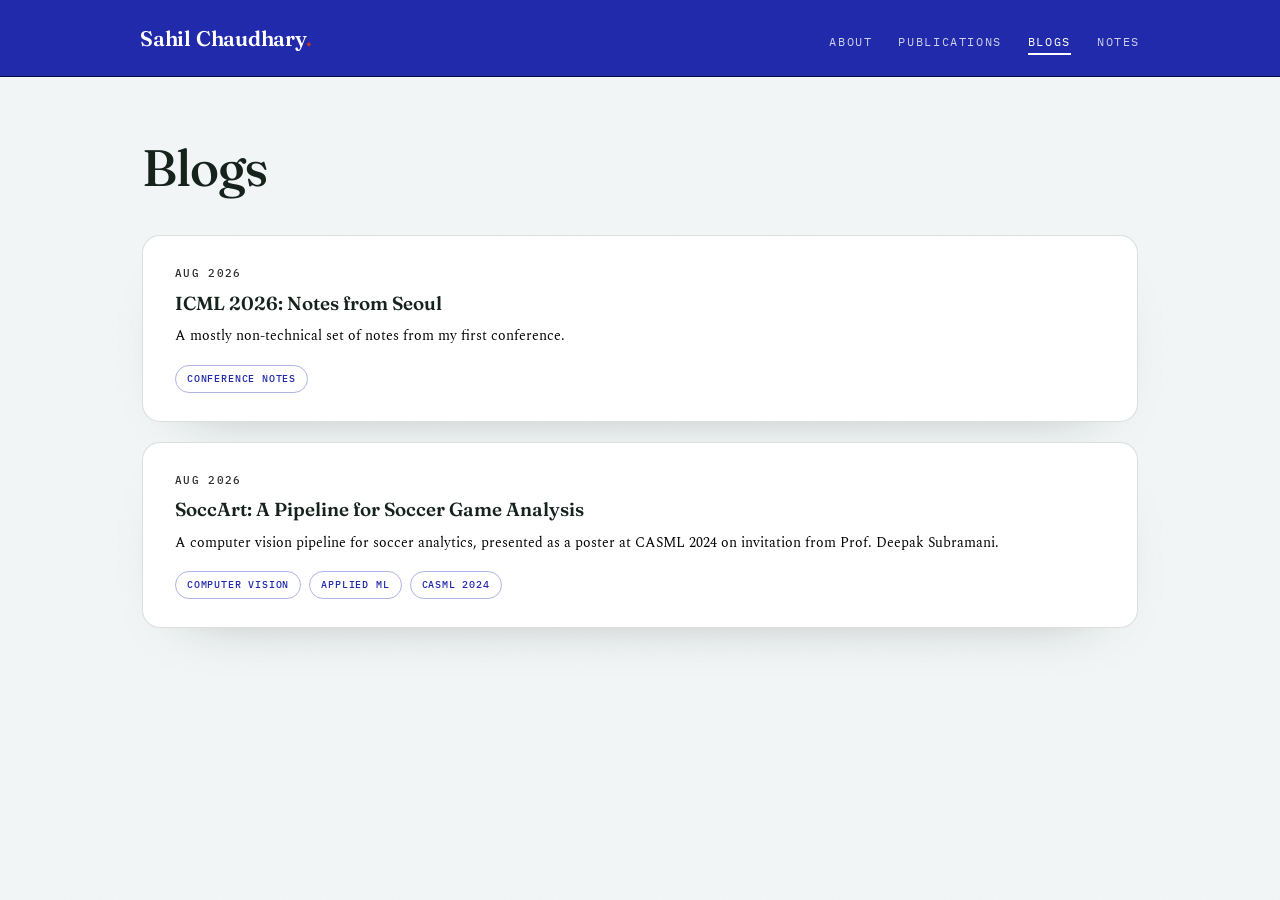
<file: blogs.html>
<!DOCTYPE html>
<html lang="en">
<head>
  <meta charset="UTF-8" />
  <meta name="viewport" content="width=device-width, initial-scale=1.0" />
  <title>Blogs · Sahil Chaudhary</title>
  <link rel="preconnect" href="https://fonts.googleapis.com">
  <link rel="preconnect" href="https://fonts.gstatic.com" crossorigin>
  <link href="https://fonts.googleapis.com/css2?family=Fraunces:opsz,wght@9..144,400;9..144,500;9..144,600&family=Spectral:ital,wght@0,400;0,500;1,400&family=IBM+Plex+Mono:wght@400;500;600&display=swap" rel="stylesheet">
  <link rel="stylesheet" href="style.css" />
</head>
<body>
  <div class="grain-layer" aria-hidden="true"></div>

  <div class="page">
    <header class="nav">
      <div class="wrap nav-inner">
        <a class="brand" href="index.html">Sahil Chaudhary<span class="dot">.</span></a>
        <nav class="menu" aria-label="Primary">
          <a href="index.html">About</a>
          <a href="publications.html">Publications</a>
          <a href="blogs.html" aria-current="page">Blogs</a>
          <a href="notes.html">Notes</a>
        </nav>
      </div>
    </header>

    <main class="wrap">
      <div class="page-head">
        <h1>Blogs</h1>
      </div>

      <section class="section-block">
        <div class="blog-grid">

          <!-- ── ADD NEW BLOG POSTS BELOW THIS LINE ── -->
          <!-- Each post is a separate HTML file in the /blogs/ folder.        -->
          <!-- Copy one <a class="blog-card"> block, update the href and text. -->

          <!-- EXAMPLE POST — delete or replace this -->

          <!-- <a href="blogs/density_functions.html" class="blog-card reveal">
            <p class="blog-date">June 2026</p>
            <p class="blog-title">Neural Control Density Functions</p>
            <p class="blog-excerpt">
              An overview of our ICML 2026 paper on blending neural control density functions for stabilization and safety.
            </p>
            <div class="blog-tags">
              <span class="tag-pill">Control Theory</span>
              <span class="tag-pill">ML</span>
              <span class="tag-pill">ICML 2026</span>
            </div>
          </a> -->
<!-- 
          <a href="blogs/example-post.html" class="blog-card reveal">
            <p class="blog-date">Aug 2026</p>
            <p class="blog-title">Control Lyapunov Functions and Barrier Functions</p>
            <p class="blog-excerpt">
              An informal idea on Control Lyapunov function and Barrier Functions.
            </p>
            <div class="blog-tags">
              <span class="tag-pill">Control Theory</span>
              <span class="tag-pill">Safety</span>
            </div>
          </a> -->

          <a href="blogs/ICML_2026_Korea.html" class="blog-card reveal">
            <p class="blog-date">Aug 2026</p>
            <p class="blog-title">ICML 2026: Notes from Seoul</p>
            <p class="blog-excerpt">
              A mostly non-technical set of notes from my first conference.
            </p>
            <div class="blog-tags">
              <span class="tag-pill">Conference Notes</span>
            </div>
          </a>

          <a href="blogs/soccart.html" class="blog-card reveal">
            <p class="blog-date">Aug 2026</p>
            <p class="blog-title">SoccArt: A Pipeline for Soccer Game Analysis</p>
            <p class="blog-excerpt">
              A computer vision pipeline for soccer analytics, presented as a poster at CASML 2024 on invitation
              from Prof. Deepak Subramani.
            </p>
            <div class="blog-tags">
              <span class="tag-pill">Computer Vision</span>
              <span class="tag-pill">Applied ML</span>
              <span class="tag-pill">CASML 2024</span>
            </div>
          </a>

          <!-- ── END BLOG POSTS ── -->

        </div>
      </section>
    </main>
  </div>

  <script src="script.js"></script>
</body>
</html>
</file>
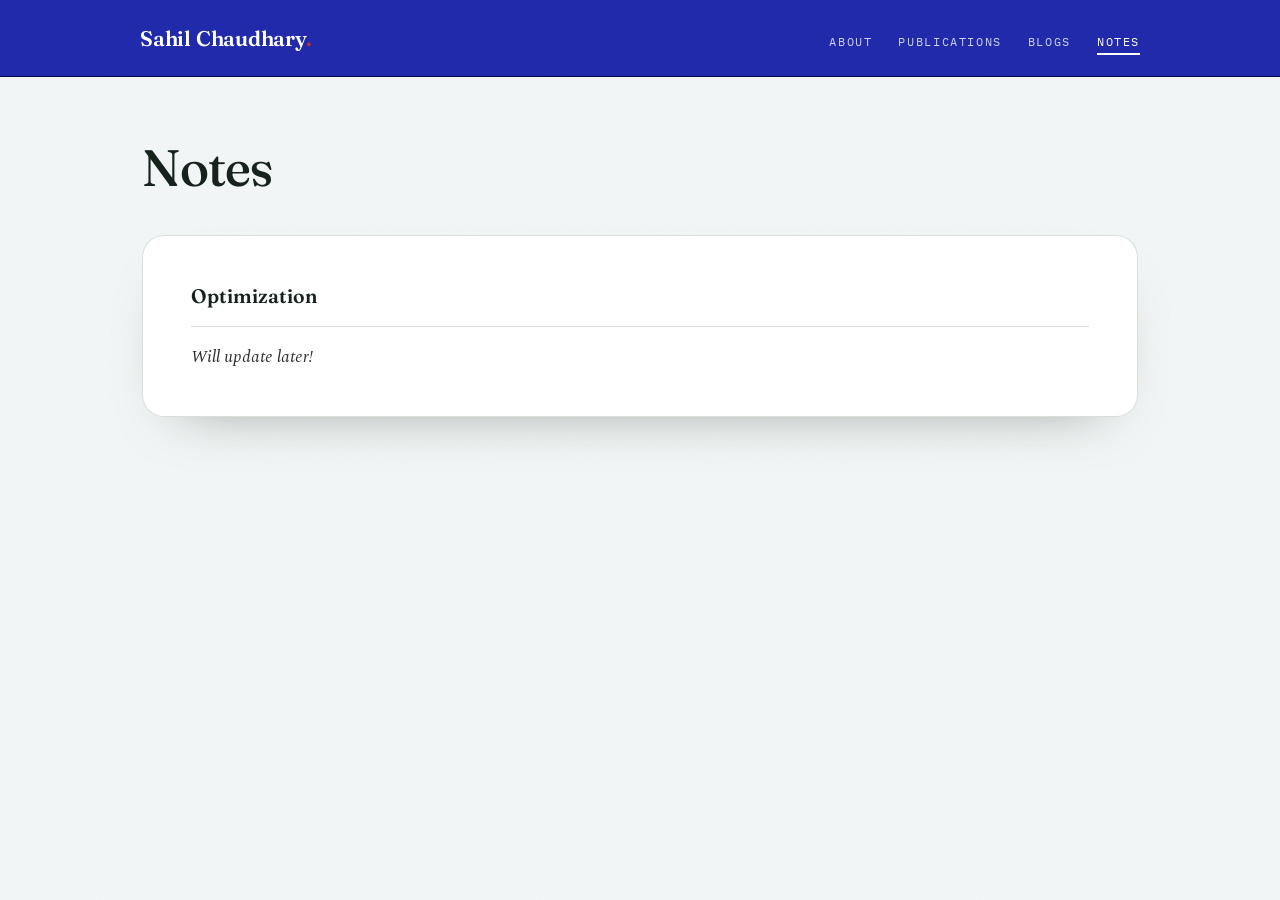
<file: notes.html>
<!DOCTYPE html>
<html lang="en">
<head>
  <meta charset="UTF-8" />
  <meta name="viewport" content="width=device-width, initial-scale=1.0" />
  <title>Notes · Sahil Chaudhary</title>
  <link rel="preconnect" href="https://fonts.googleapis.com">
  <link rel="preconnect" href="https://fonts.gstatic.com" crossorigin>
  <link href="https://fonts.googleapis.com/css2?family=Fraunces:opsz,wght@9..144,400;9..144,500;9..144,600&family=Spectral:ital,wght@0,400;0,500;1,400&family=IBM+Plex+Mono:wght@400;500;600&display=swap" rel="stylesheet">
  <link rel="stylesheet" href="style.css" />
</head>
<body>
  <div class="grain-layer" aria-hidden="true"></div>

  <div class="page">
    <header class="nav">
      <div class="wrap nav-inner">
        <a class="brand" href="index.html">Sahil Chaudhary<span class="dot">.</span></a>
        <nav class="menu" aria-label="Primary">
          <a href="index.html">About</a>
          <a href="publications.html">Publications</a>
          <a href="blogs.html">Blogs</a>
          <a href="notes.html" aria-current="page">Notes</a>
        </nav>
      </div>
    </header>

    <main class="wrap">
      <div class="page-head">
        <h1>Notes</h1>
      </div>

      <section class="section-block">
        <div class="panel">

          <!-- ── SECTION: COURSES ── -->
          <!-- Add a new <div class="notes-section"> for each course/topic    -->
          <!-- Each note links to a PDF file inside the /notes/ folder         -->
          <!--
          <div class="notes-section">
            <h3>Machine Learning Theory</h3>

            <!-- EXAMPLE NOTE — delete or replace -->
            <!-- <div class="note-item">
              <a href="notes/ml-theory-lec1.pdf" class="note-title" target="_blank">
                Lecture 1 · Statistical Learning Framework
              </a>
              <span class="note-meta">PDF · 2025</span>
            </div>

            <div class="note-item">
              <a href="notes/ml-theory-lec2.pdf" class="note-title" target="_blank">
                Lecture 2 · PAC Learning and VC Dimension
              </a>
              <span class="note-meta">PDF · 2025</span>
            </div>

          </div> -->

          <!-- ── SECTION: OPTIMIZATION ── -->
          <div class="notes-section">
            <h3>Optimization</h3>
            <p class="placeholder">Will update later!</p>
            <!-- <div class="note-item">
              <a href="notes/opt-convex.pdf" class="note-title" target="_blank">
                Convex Optimization — Lecture Notes
              </a>
              <span class="note-meta">PDF · 2024</span>
            </div> -->
          </div>

          <!-- ── ADD MORE SECTIONS ABOVE THIS LINE ── -->

        </div>
      </section>
    </main>
  </div>

  <script src="script.js"></script>
</body>
</html>
</file>
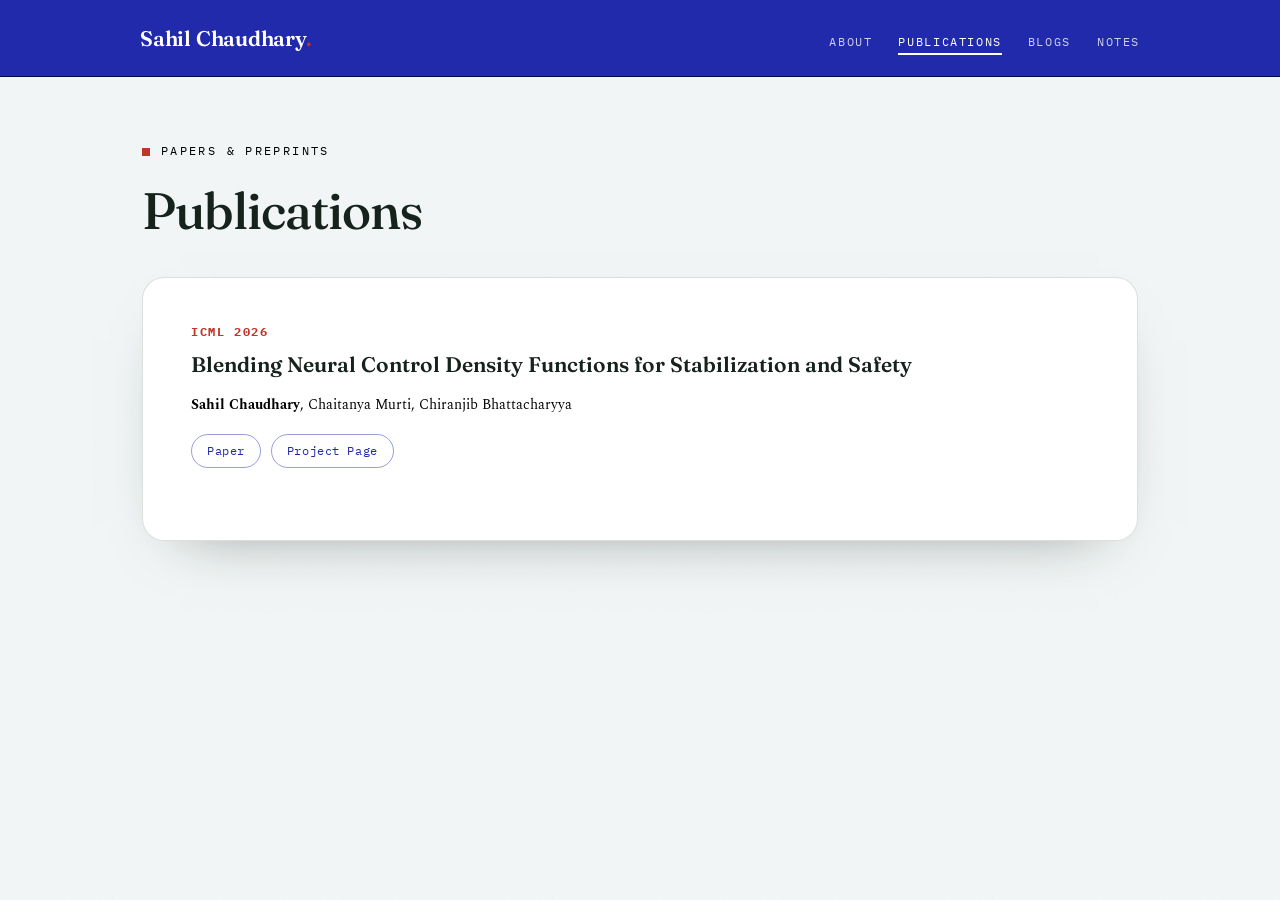
<file: publications.html>
<!DOCTYPE html>
<html lang="en">
<head>
  <meta charset="UTF-8" />
  <meta name="viewport" content="width=device-width, initial-scale=1.0" />
  <title>Publications · Sahil Chaudhary</title>
  <link rel="preconnect" href="https://fonts.googleapis.com">
  <link rel="preconnect" href="https://fonts.gstatic.com" crossorigin>
  <link href="https://fonts.googleapis.com/css2?family=Fraunces:opsz,wght@9..144,400;9..144,500;9..144,600&family=Spectral:ital,wght@0,400;0,500;1,400&family=IBM+Plex+Mono:wght@400;500;600&display=swap" rel="stylesheet">
  <link rel="stylesheet" href="style.css" />
</head>
<body>
  <div class="grain-layer" aria-hidden="true"></div>

  <div class="page">
    <header class="nav">
      <div class="wrap nav-inner">
        <a class="brand" href="index.html">Sahil Chaudhary<span class="dot">.</span></a>
        <nav class="menu" aria-label="Primary">
          <a href="index.html">About</a>
          <a href="publications.html" aria-current="page">Publications</a>
          <a href="blogs.html">Blogs</a>
          <a href="notes.html">Notes</a>
        </nav>
      </div>
    </header>

    <main class="wrap">
      <div class="page-head">
        <p class="eyebrow">Papers &amp; preprints</p>
        <h1>Publications</h1>
      </div>

      <section class="section-block">
        <div class="panel">

          <!-- ── ADD NEW PAPERS BELOW THIS LINE ── -->
          <!-- Copy one <div class="pub-item">…</div> block and fill in the details -->

          <div class="pub-item">
            <p class="pub-venue"><strong>ICML 2026</strong></p>
            <a class="pub-title">
              Blending Neural Control Density Functions for Stabilization and Safety
            </a>
            <p class="pub-authors"><strong>Sahil Chaudhary</strong>, Chaitanya Murti, Chiranjib Bhattacharyya</p>
            <div class="pub-links">
              <a href="https://icml.cc/virtual/2026/poster/64872">Paper</a>
              <a href="NCDF_Project/index.html">Project Page</a>
            </div>
          </div>

          <!-- ── END PAPERS ── -->

        </div>
      </section>
    </main>
  </div>

  <script src="script.js"></script>
</body>
</html>
</file>
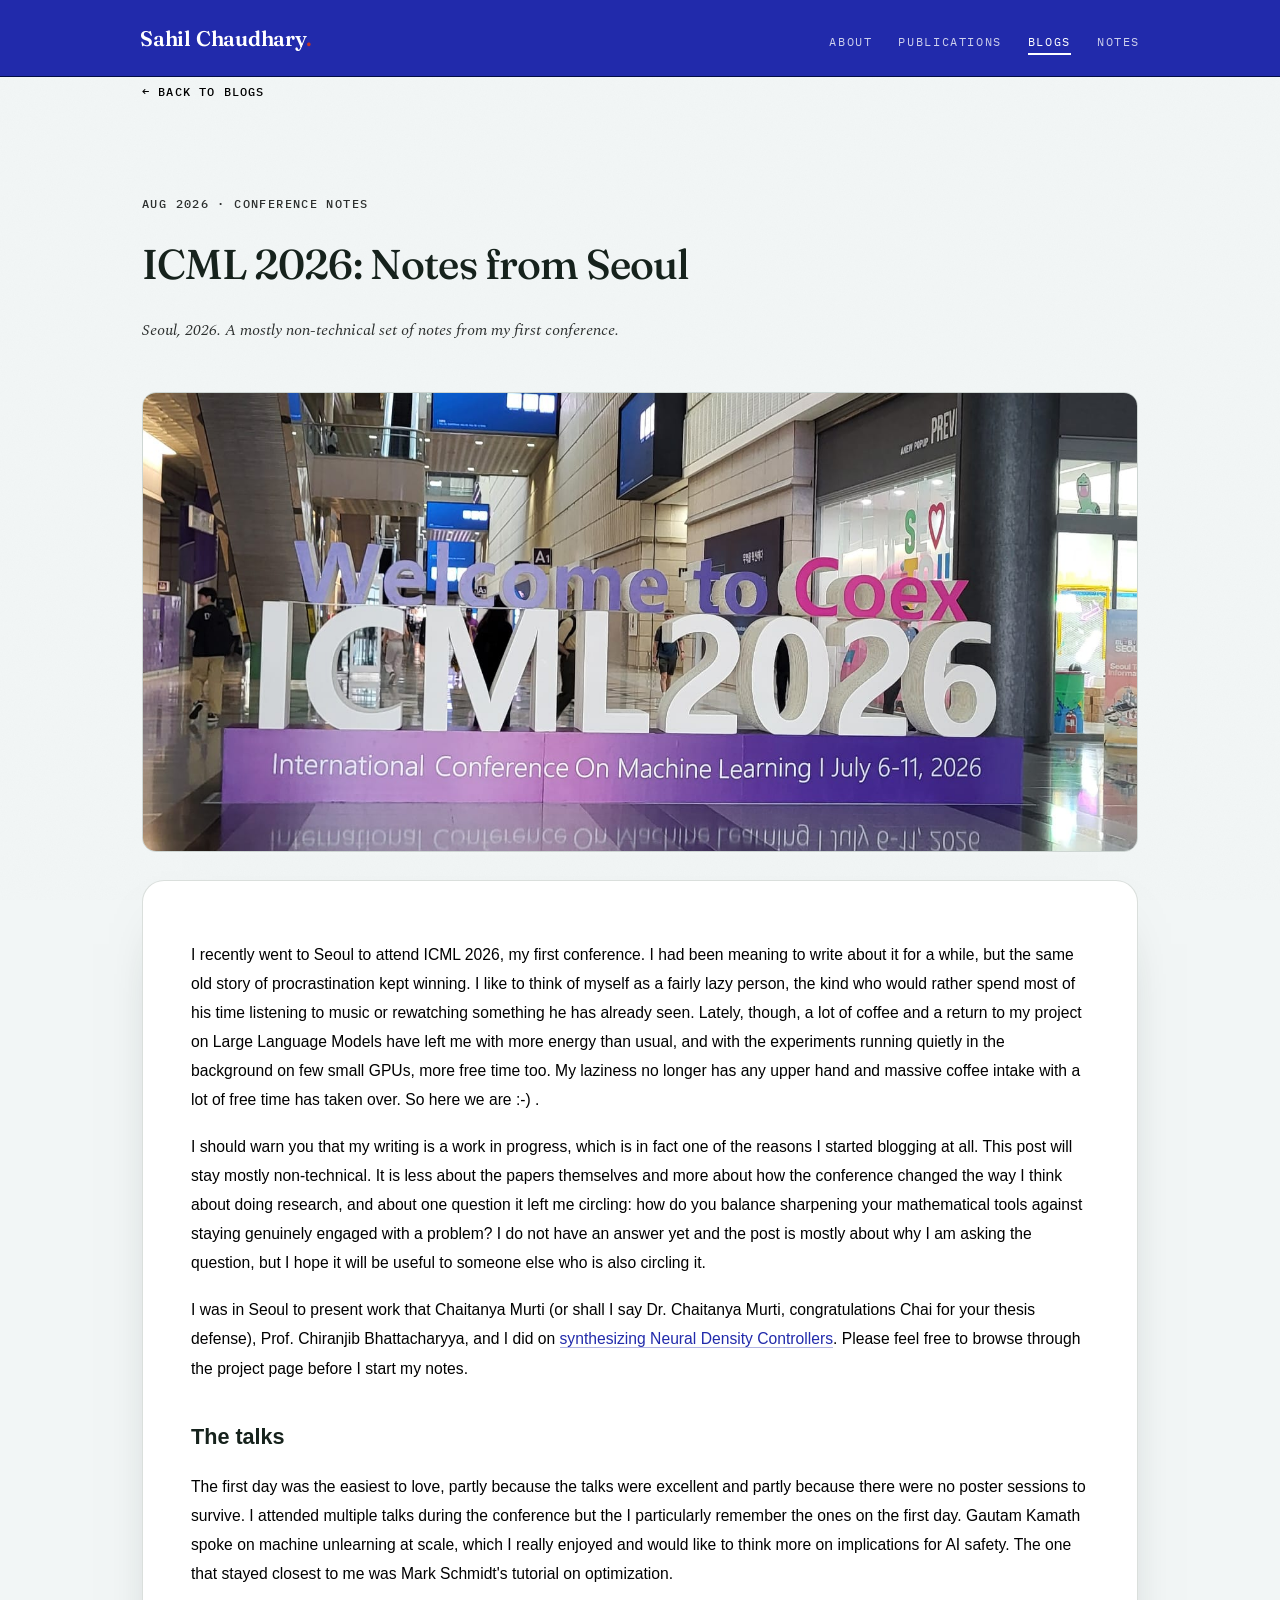
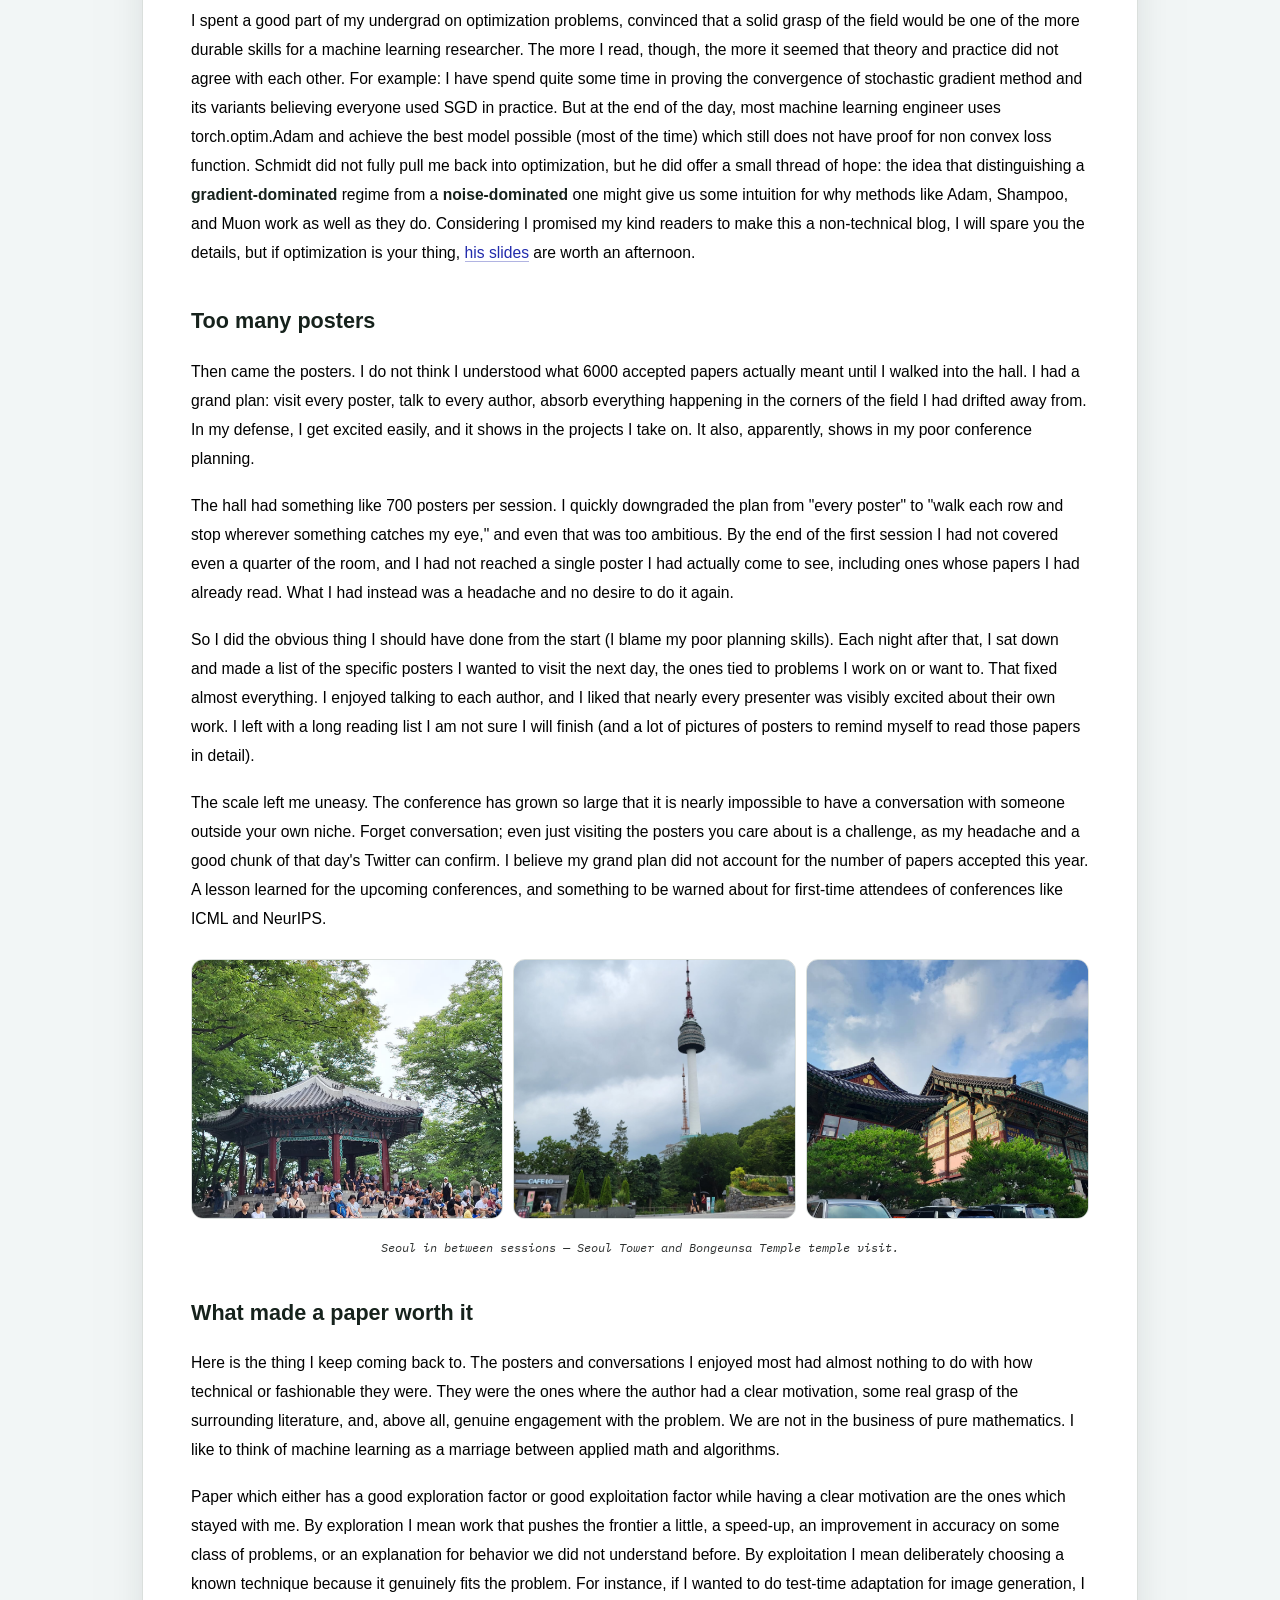
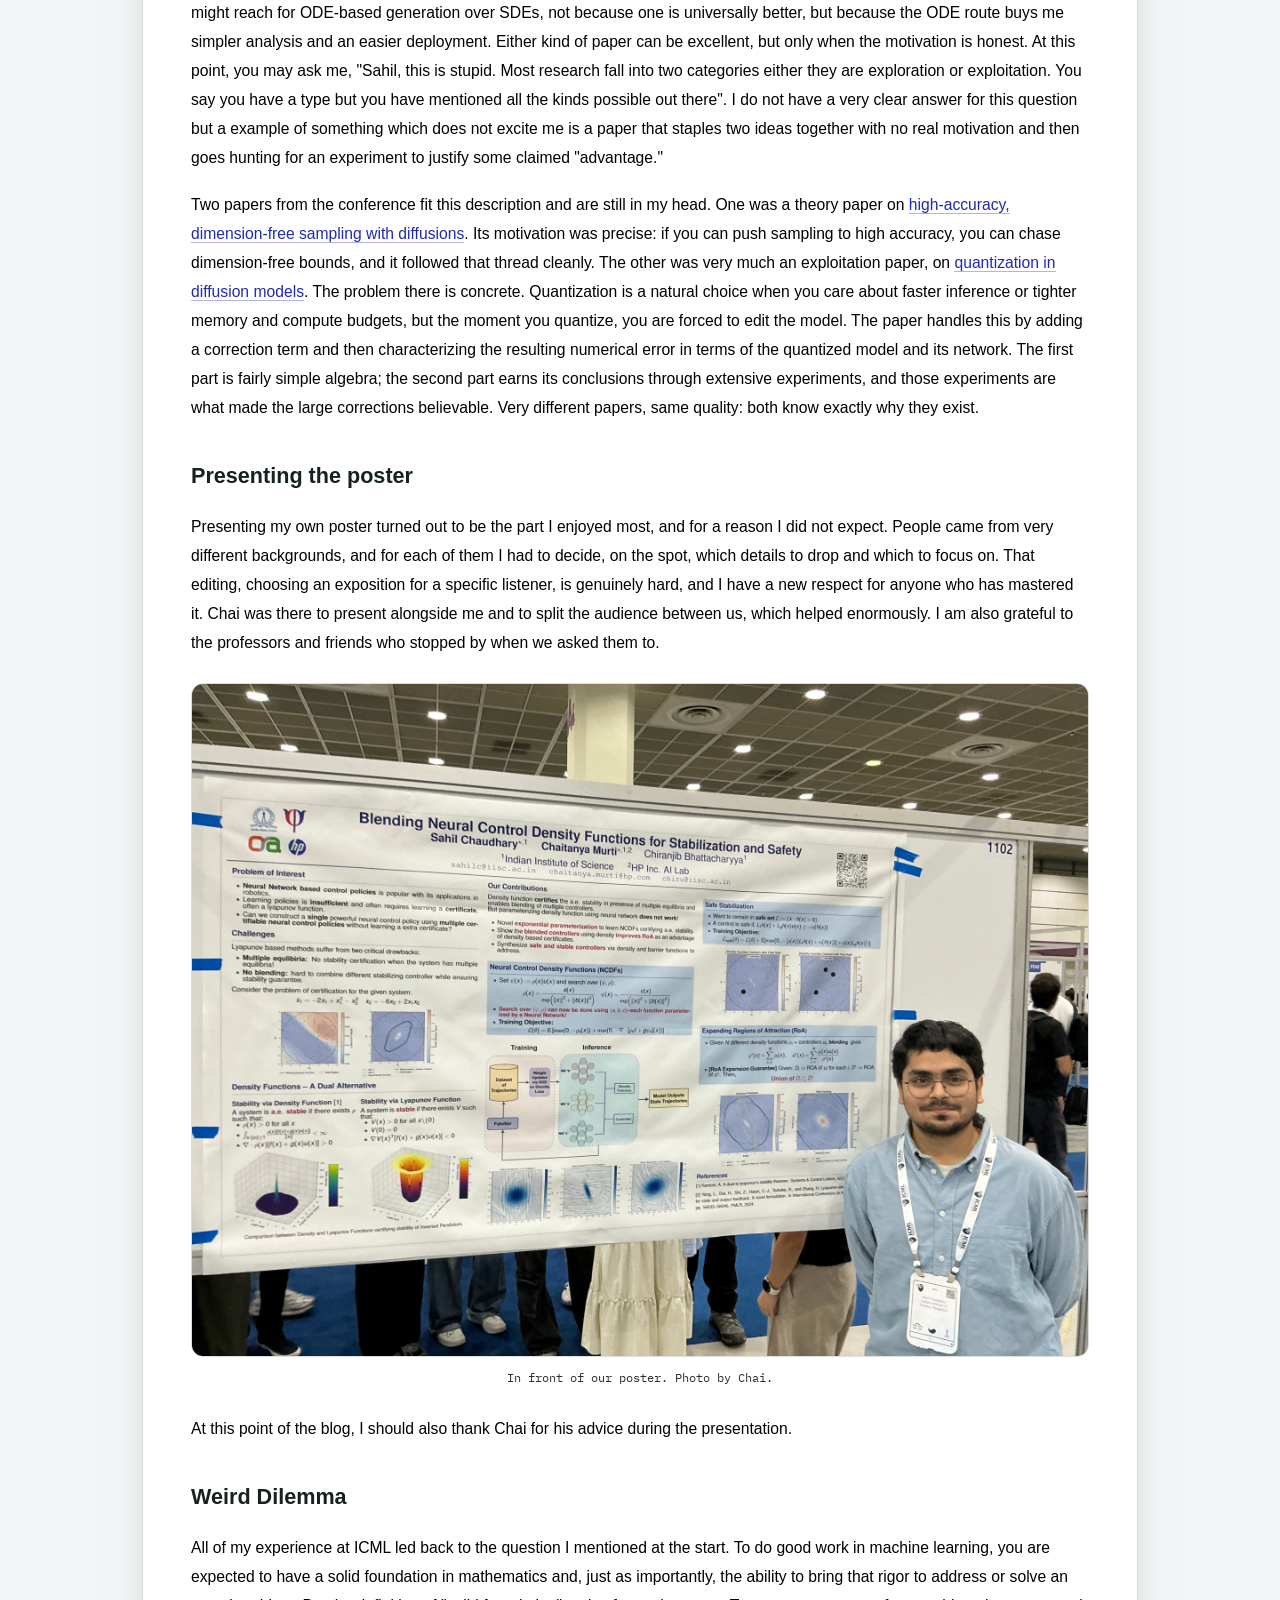
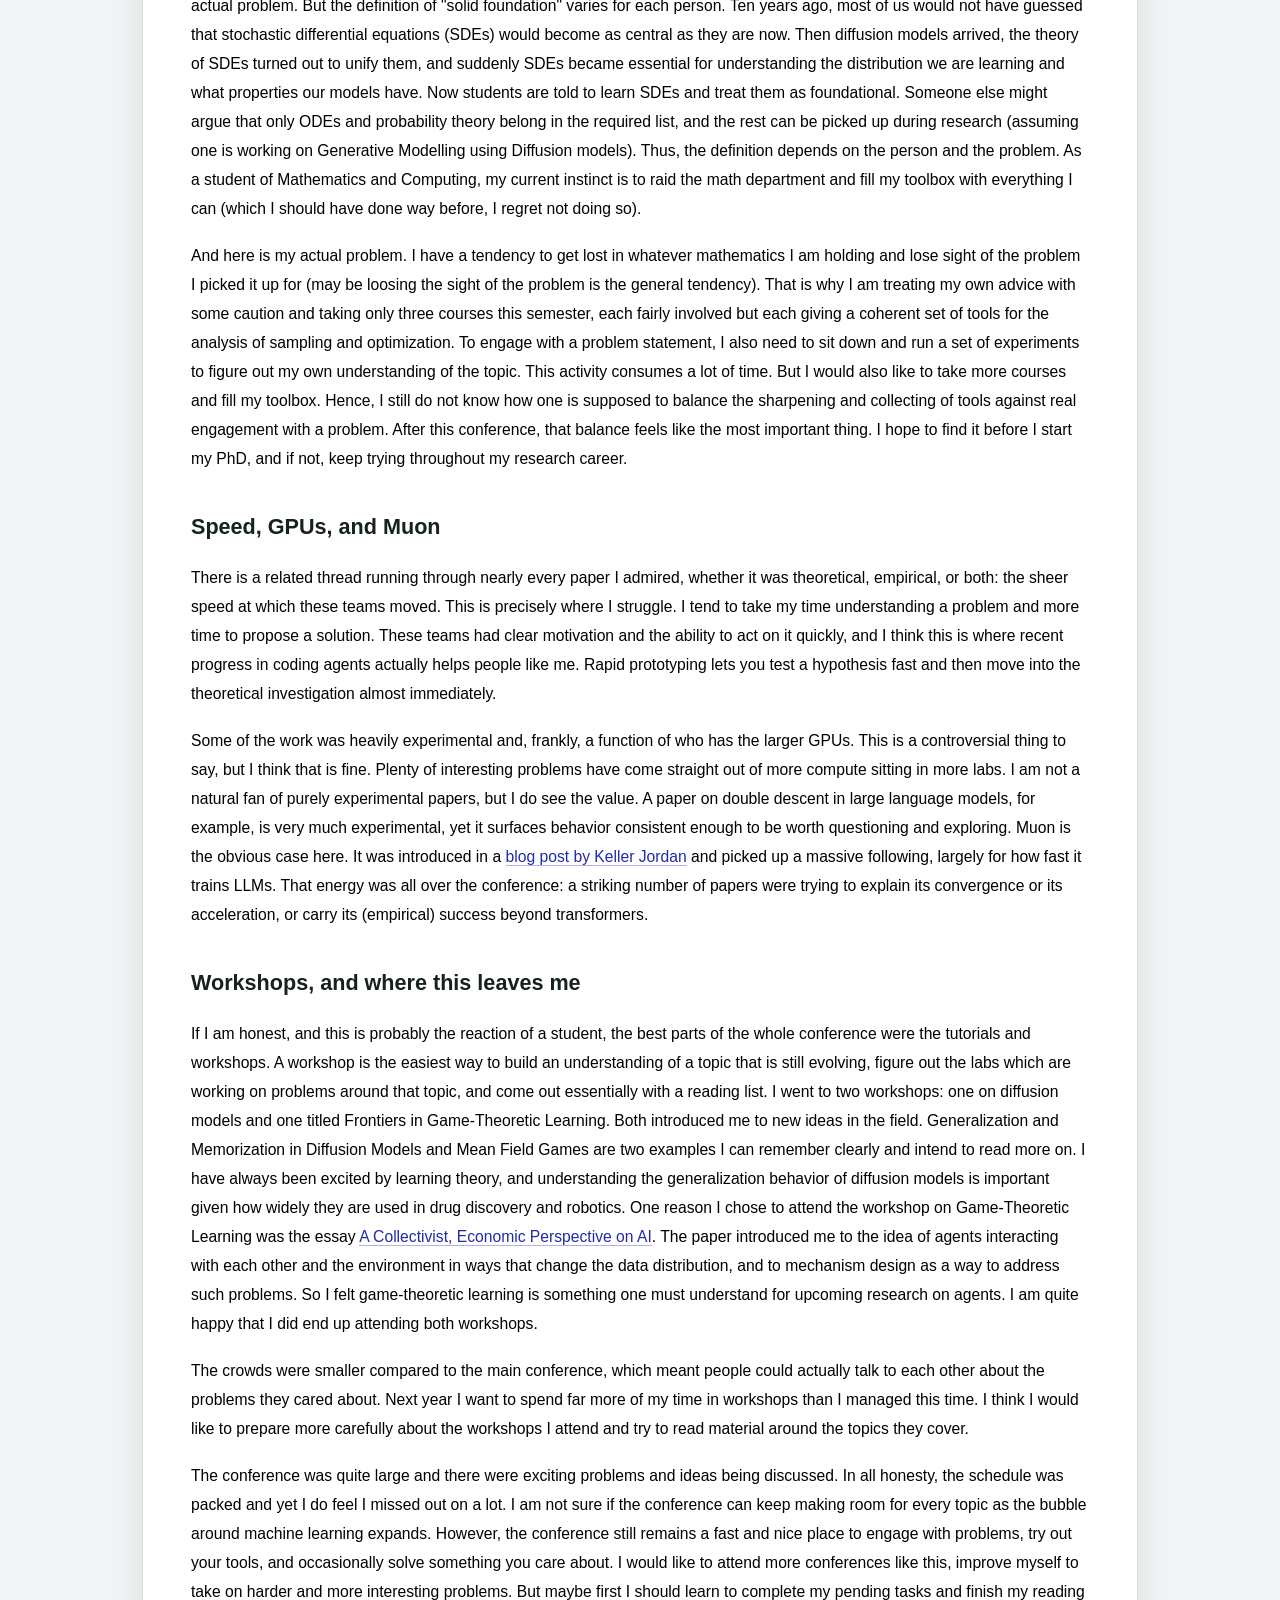
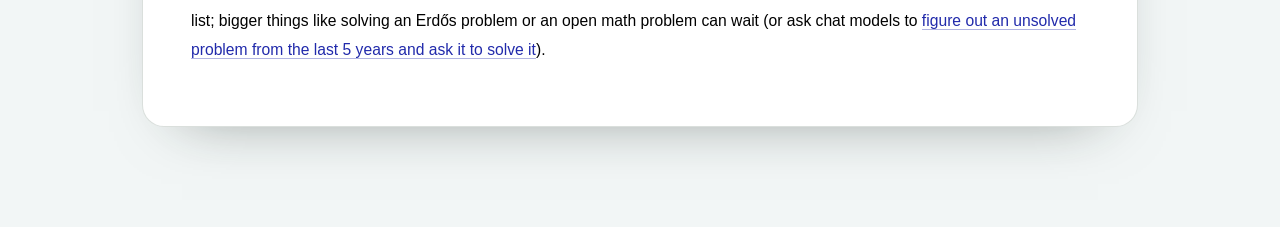
<file: blogs/ICML_2026_Korea.html>
<!DOCTYPE html>
<html lang="en">
<head>
  <meta charset="UTF-8" />
  <meta name="viewport" content="width=device-width, initial-scale=1.0" />
  <title>ICML 2026: Notes from Seoul · Sahil Chaudhary</title>
  <link rel="preconnect" href="https://fonts.googleapis.com">
  <link rel="preconnect" href="https://fonts.gstatic.com" crossorigin>
  <link href="https://fonts.googleapis.com/css2?family=Fraunces:opsz,wght@9..144,400;9..144,500;9..144,600&family=Spectral:ital,wght@0,400;0,500;1,400&family=IBM+Plex+Mono:wght@400;500;600&display=swap" rel="stylesheet">
  <link rel="stylesheet" href="../style.css" />
  <style>
    .post-header {
      padding: 56px 0 32px;
    }
    .post-header .post-meta {
      font-family: var(--mono);
      font-size: 0.72rem;
      font-weight: 500;
      letter-spacing: 0.12em;
      text-transform: uppercase;
      color: var(--ink-faint);
      margin-bottom: 14px;
    }
    .post-header h1 {
      font-family: var(--display);
      font-optical-sizing: auto;
      font-weight: 500;
      font-size: clamp(1.9rem, 3.6vw, 2.6rem);
      letter-spacing: -0.02em;
      line-height: 1.15;
      max-width: 700px;
      color: var(--ink);
    }
    .post-header .post-dek {
      margin-top: 14px;
      font-family: var(--serif);
      font-size: 0.98rem;
      font-style: italic;
      color: var(--ink-faint);
      max-width: 640px;
    }
    .post-hero {
      margin: 0 0 28px;
    }
    .post-hero img {
      width: 100%;
      max-height: 460px;
      object-fit: cover;
      object-position: 50% 30%;
      border-radius: 14px;
      display: block;
      border: 1px solid var(--line-strong);
    }
    .post-hero figcaption {
      font-family: var(--mono);
      font-size: 0.72rem;
      color: var(--ink-faint);
      margin-top: 10px;
      text-align: center;
    }
    .post-body {
      font-family:  Arial, Helvetica, sans-serif;
      font-size: 0.98rem;
      line-height: 1.85;
      color: var(--ink-soft);
    }
    .post-body h2 {
      font-family:  Arial, Helvetica, sans-serif;
      font-weight: 600;
      font-size: 1.35rem;
      margin: 34px 0 14px;
      color: var(--ink);
    }
    .post-body p { margin-bottom: 18px; }
    .post-body ul { margin: 0 0 18px 22px; }
    .post-body li { margin-bottom: 8px; }
    .post-body strong { color: var(--ink); }
    .post-body a { color: var(--pen-blue); text-decoration: none; border-bottom: 1.5px solid color-mix(in srgb, var(--pen-blue) 35%, transparent); }
    .post-body a:hover { border-bottom-color: var(--pen-blue); }
    .post-body blockquote {
      border-left: 3px solid var(--pen-blue);
      padding-left: 20px;
      color: var(--ink-faint);
      font-style: italic;
      margin: 24px 0;
    }
    .post-body figure {
      margin: 26px 0;
    }
    .post-body figure img {
      width: 100%;
      border-radius: 12px;
      display: block;
      border: 1px solid var(--line-strong);
    }
    .post-body figcaption {
      font-family: var(--mono);
      font-size: 0.72rem;
      color: var(--ink-faint);
      margin-top: 10px;
      text-align: center;
    }
    .photo-strip {
      display: grid;
      grid-template-columns: 1.1fr 1fr 1fr;
      gap: 10px;
      margin: 28px 0 8px;
    }
    .photo-strip img {
      width: 100%;
      height: 260px;
      object-fit: cover;
      border-radius: 10px;
      display: block;
      border: 1px solid var(--line-strong);
    }
    .photo-strip figcaption {
      grid-column: 1 / -1;
      font-family: var(--mono);
      font-size: 0.72rem;
      color: var(--ink-faint);
      margin-top: 8px;
      text-align: center;
      font-style: italic;
    }
    @media (max-width: 640px) {
      .photo-strip {
        grid-template-columns: 1fr;
      }
      .photo-strip img { height: 220px; }
    }
    .back-link {
      display: inline-block;
      font-family: var(--mono);
      margin-bottom: 24px;
      font-size: 0.72rem;
      font-weight: 500;
      letter-spacing: 0.1em;
      text-transform: uppercase;
      color: var(--ink-soft);
      text-decoration: none;
      transition: color 0.2s;
    }
    .back-link:hover { color: var(--pen-blue); }
  </style>
</head>
<body>
  <div class="grid-layer" aria-hidden="true"></div>
  <div class="grain-layer" aria-hidden="true"></div>

  <div class="page">
    <header class="nav">
      <div class="wrap nav-inner">
        <a class="brand" href="../index.html">Sahil Chaudhary<span class="dot">.</span></a>
        <nav class="menu" aria-label="Primary">
          <a href="../index.html">About</a>
          <a href="../publications.html">Publications</a>
          <a href="../blogs.html" aria-current="page">Blogs</a>
          <a href="../notes.html">Notes</a>
        </nav>
      </div>
    </header>

    <main class="wrap">

    <a href="../blogs.html" class="back-link">← Back to Blogs</a>

    <div class="post-header">
      <p class="post-meta">Aug 2026 · Conference Notes</p>
      <h1>ICML 2026: Notes from Seoul</h1>
      <p class="post-dek">Seoul, 2026. A mostly non-technical set of notes from my first conference.</p>
    </div>

    <figure class="post-hero">
      <img src="../photos/icml_2026/icml.jpeg" alt="At ICML 2026 in Seoul" />
    </figure>

    <section class="section-block" style="padding-top:0;">
    <div class="panel">
      <div class="post-body">

        <p>
          I recently went to Seoul to attend ICML 2026, my first conference. I had been meaning to write about it for a while, but the same old story of procrastination kept winning. I like to think of myself as a fairly lazy person, the kind who would rather spend most of his time listening to music or rewatching something he has already seen. Lately, though, a lot of coffee and a return to my project on Large Language Models have left me with more energy than usual, and with the experiments running quietly in the background on few small GPUs, more free time too. My laziness no longer has any upper hand and massive coffee intake with a lot of free time has taken over. So here we are :-) .
        </p>

        <p>
          I should warn you that my writing is a work in progress, which is in fact one of the reasons I started blogging at all. This post will stay mostly non-technical. It is less about the papers themselves and more about how the conference changed the way I think about doing research, and about one question it left me circling: how do you balance sharpening your mathematical tools against staying genuinely engaged with a problem? I do not have an answer yet and the post is mostly about why I am asking the question, but I hope it will be useful to someone else who is also circling it.
        </p>

        <p>
          I was in Seoul to present work that Chaitanya Murti (or shall I say Dr. Chaitanya Murti, congratulations Chai for your thesis defense), Prof. Chiranjib Bhattacharyya, and I did on
          <a href="../NCDF_Project/index.html">synthesizing Neural Density Controllers</a>. Please feel free to browse through the project page before I start my notes.
        </p>

        <h2>The talks</h2>
        <p>
          The first day was the easiest to love, partly because the talks were excellent and partly because there were no poster sessions to survive. I attended multiple talks during the conference but the I particularly remember the ones on the first day. Gautam Kamath spoke on machine unlearning at scale, which I really enjoyed and would like to think more on implications for AI safety. The one that stayed closest to me was Mark Schmidt's tutorial on optimization.
        </p>
        <p>
          I spent a good part of my undergrad on optimization problems, convinced that a solid grasp of the field would be one of the more durable skills for a machine learning researcher. The more I read, though, the more it seemed that theory and practice did not agree with each other. For example: I have spend quite some time in proving the convergence of stochastic gradient method and its variants believing everyone used SGD in practice. But at the end of the day, most machine learning engineer uses torch.optim.Adam and achieve the best model possible (most of the time) which still does not have proof for non convex loss function. Schmidt did not fully pull me back into optimization, but he did offer a small thread of hope: the idea that distinguishing a <strong>gradient-dominated</strong> regime from a <strong>noise-dominated</strong> one might give us some intuition for why methods like Adam, Shampoo, and Muon work as well as they do. Considering I promised my kind readers to make this a non-technical blog, I will spare you the details, but if optimization is your thing, <a href="https://www.cs.ubc.ca/~schmidtm/Documents/2026_ICML_Tutorial.pdf" target="_blank">his slides</a>
          are worth an afternoon.
        </p>

        <h2>Too many posters</h2>
        <p>
          Then came the posters. I do not think I understood what 6000 accepted papers actually meant until I walked into the hall. I had a grand plan: visit every poster, talk to every author, absorb everything happening in the corners of the field I had drifted away from. In my defense, I get excited easily, and it shows in the projects I take on. It also, apparently, shows in my poor conference planning.
        </p>
        <p>
          The hall had something like 700 posters per session. I quickly downgraded the plan from "every poster" to "walk each row and stop wherever something catches my eye," and even that was too ambitious. By the end of the first session I had not covered even a quarter of the room, and I had not reached a single poster I had actually come to see, including ones whose papers I had already read. What I had instead was a headache and no desire to do it again.
        </p>
        <p>
          So I did the obvious thing I should have done from the start (I blame my poor planning skills). Each night after that, I sat down and made a list of the specific posters I wanted to visit the next day, the ones tied to problems I work on or want to. That fixed almost everything. I enjoyed talking to each author, and I liked that nearly every presenter was visibly excited about their own work. I left with a long reading list I am not sure I will finish (and a lot of pictures of posters to remind myself to read those papers in detail).
        </p>
        <p>
          The scale left me uneasy. The conference has grown so large that it is nearly impossible to have a conversation with someone outside your own niche. Forget conversation; even just visiting the posters you care about is a challenge, as my headache and a good chunk of that day's Twitter can confirm. I believe my grand plan did not account for the number of papers accepted this year. A lesson learned for the upcoming conferences, and something to be warned about for first-time attendees of conferences like ICML and NeurIPS.
        </p>

        <figure class="photo-strip">
          <img src="../photos/icml_2026/seoul_tower_a.jpeg" alt="N Seoul Tower" />
          <img src="../photos/icml_2026/seoul_tower.jpeg" alt="N Seoul Tower, closer view" />
          <img src="../photos/icml_2026/temple.jpeg" alt="A temple in Seoul" />
          <figcaption>Seoul in between sessions — Seoul Tower and Bongeunsa Temple temple visit.</figcaption>
        </figure>

        <h2>What made a paper worth it</h2>
        <p>
          Here is the thing I keep coming back to. The posters and conversations I enjoyed most had almost nothing to do with how technical or fashionable they were. They were the ones where the author had a clear motivation, some real grasp of the surrounding literature, and, above all, genuine engagement with the problem. We are not in the business of pure mathematics. I like to think of machine learning as a marriage between applied math and algorithms.
        </p>
        <p>
          Paper which either has a good exploration factor or good exploitation factor while having a clear motivation are the ones which stayed with me. By exploration I mean work that pushes the frontier a little, a speed-up, an improvement in accuracy on some class of problems, or an explanation for behavior we did not understand before. By exploitation I mean deliberately choosing a known technique because it genuinely fits the problem. For instance, if I wanted to do test-time adaptation for image generation, I might reach for ODE-based generation over SDEs, not because one is universally better, but because the ODE route buys me simpler analysis and an easier deployment. Either kind of paper can be excellent, but only when the motivation is honest. At this point, you may ask me, "Sahil, this is stupid. Most research fall into two categories either they are exploration or exploitation. You say you have a type but you have mentioned all the kinds possible out there". I do not have a very clear answer for this question but a example of something which does not excite me is a paper that staples two ideas together with no real motivation and then goes hunting for an experiment to justify some claimed "advantage."
        </p>
        <p>
          Two papers from the conference fit this description and are still in my head. One was a theory paper on
          <a href="https://arxiv.org/abs/2601.10708" target="_blank">high-accuracy, dimension-free sampling with
          diffusions</a>. Its motivation was precise: if you can push sampling to high accuracy, you can chase
          dimension-free bounds, and it followed that thread cleanly.
          The other was very much an exploitation paper, on
          <a href="https://openreview.net/pdf?id=4YIY66tpvQ" target="_blank">quantization in diffusion
          models</a>. The problem there is concrete. Quantization is a natural choice when you care about faster inference or tighter memory and compute budgets, but the moment you quantize, you are forced to edit the model. The paper handles this by adding a correction term and then characterizing the resulting numerical error in terms of the quantized model and its network. The first part is fairly simple algebra; the second part earns its conclusions through extensive experiments, and those experiments are what made the large corrections believable. Very different papers, same quality: both know exactly why they exist.
        </p>

        <h2>Presenting the poster</h2>
        <p>
          Presenting my own poster turned out to be the part I enjoyed most, and for a reason I did not expect. People came from very different backgrounds, and for each of them I had to decide, on the spot, which details to drop and which to focus on. That editing, choosing an exposition for a specific listener, is genuinely hard, and I have a new respect for anyone who has mastered it. Chai was there to present alongside me and to split the audience between us, which helped enormously. I am also grateful to the professors and friends who stopped by when we asked them to.
        </p>

        <figure>
          <img src="../photos/icml_2026/poster.jpeg" alt="Me in front of our poster on Neural Density Controllers" />
          <figcaption>In front of our poster. Photo by Chai.</figcaption>
        </figure>

        <p>At this point of the blog, I should also thank Chai for his advice during the presentation.</p>

        <h2>Weird Dilemma</h2>
        <p>
          All of my experience at ICML led back to the question I mentioned at the start. To do good work in machine learning, you are expected to have a solid foundation in mathematics and, just as importantly, the ability to bring that rigor to address or solve an actual problem. But the definition of "solid foundation" varies for each person. Ten years ago, most of us would not have guessed that stochastic differential equations (SDEs) would become as central as they are now. Then diffusion models arrived, the theory of SDEs turned out to unify them, and suddenly SDEs became essential for understanding the distribution we are learning and what properties our models have. Now students are told to learn SDEs and treat them as foundational. Someone else might argue that only ODEs and probability theory belong in the required list, and the rest can be picked up during research (assuming one is working on Generative Modelling using Diffusion models). Thus, the definition depends on the person and the problem. As a student of Mathematics and Computing, my current instinct is to raid the math department and fill my toolbox with everything I can (which I should have done way before, I regret not doing so).
        </p>
        <p>
          And here is my actual problem. I have a tendency to get lost in whatever mathematics I am holding and lose sight of the problem I picked it up for (may be loosing the sight of the problem is the general tendency). That is why I am treating my own advice with some caution and taking only three courses this semester, each fairly involved but each giving a coherent set of tools for the analysis of sampling and optimization. To engage with a problem statement, I also need to sit down and run a set of experiments to figure out my own understanding of the topic. This activity consumes a lot of time. But I would also like to take more courses and fill my toolbox. Hence, I still do not know how one is supposed to balance the sharpening and collecting of tools against real engagement with a problem. After this conference, that balance feels like the most important thing. I hope to find it before I start my PhD, and if not, keep trying throughout my research career.
        </p>

        <h2>Speed, GPUs, and Muon</h2>
        <p>
          There is a related thread running through nearly every paper I admired, whether it was theoretical, empirical, or both: the sheer speed at which these teams moved. This is precisely where I struggle. I tend to take my time understanding a problem and more time to propose a solution. These teams had clear motivation and the ability to act on it quickly, and I think this is where recent progress in coding agents actually helps people like me. Rapid prototyping lets you test a hypothesis fast and then move into the theoretical investigation almost immediately.
        </p>
        <p>
          Some of the work was heavily experimental and, frankly, a function of who has the larger GPUs. This is a controversial thing to say, but I think that is fine. Plenty of interesting problems have come straight out of more compute sitting in more labs. I am not a natural fan of purely experimental papers, but I do see the value. A paper on double descent in large language models, for example, is very much experimental, yet it surfaces behavior consistent enough to be worth questioning and exploring. Muon is the obvious case here. It was introduced in a
          <a href="https://kellerjordan.github.io/posts/muon/" target="_blank">blog post by Keller Jordan</a> and picked up a massive following, largely for how fast it trains LLMs. That energy was all over the conference: a striking number of papers were trying to explain its convergence or its acceleration, or carry its (empirical) success beyond transformers.
        </p>

        <h2>Workshops, and where this leaves me</h2>
        <p>
          If I am honest, and this is probably the reaction of a student, the best parts of the whole conference were the tutorials and workshops. A workshop is the easiest way to build an understanding of a topic that is still evolving, figure out the labs which are working on problems around that topic, and come out essentially with a reading list. I went to two workshops: one on diffusion models and one titled Frontiers in Game-Theoretic Learning. Both introduced me to new ideas in the field. Generalization and Memorization in Diffusion Models and Mean Field Games are two examples I can remember clearly and intend to read more on. I have always been excited by learning theory, and understanding the generalization behavior of diffusion models is important given how widely they are used in drug discovery and robotics. One reason I chose to attend the workshop on Game-Theoretic Learning was the essay
          <a href="https://arxiv.org/pdf/2507.06268" target="_blank">A Collectivist, Economic Perspective on
          AI</a>. The paper introduced me to the idea of agents interacting with each other and the environment in ways that change the data distribution, and to mechanism design as a way to address such problems. So I felt game-theoretic learning is something one must understand for upcoming research on agents. I am quite happy that I did end up attending both workshops.
        </p>
        <p>
          The crowds were smaller compared to the main conference, which meant people could actually talk to each other about the problems they cared about. Next year I want to spend far more of my time in workshops than I managed this time. I think I would like to prepare more carefully about the workshops I attend and try to read material around the topics they cover.
        </p>
        <p>
          The conference was quite large and there were exciting problems and ideas being discussed. In all honesty, the schedule was packed and yet I do feel I missed out on a lot. I am not sure if the conference can keep making room for every topic as the bubble around machine learning expands. However, the conference still remains a fast and nice place to engage with problems, try out your tools, and occasionally solve something you care about. I would like to attend more conferences like this, improve myself to take on harder and more interesting problems. But maybe first I should learn to complete my pending tasks and finish my reading list; bigger things like solving an Erdős problem or an open math problem can wait (or ask chat models to
          <a href="https://chatgpt.com/share/6a6a7d70-4e70-83e8-90b5-0010b4a14ef2" target="_blank">figure out an
          unsolved problem from the last 5 years and ask it to solve it</a>).
        </p>

      </div>
    </div>
    </section>

    </main>
  </div>

  <script src="../script.js"></script>
</body>
</html>
</file>
<file: style.css>
:root{
  --paper:#f2f6f6;
  --ink:#16221c;
  --ink-soft:#000000;
  --ink-faint:#2c2f2e;
  --pen-blue:rgb(33, 42, 171);
  --pen-blue-deep:#010c45;
  --pen-red:#bf3529;
  --line:rgba(30,55,42,.09);
  --line-strong:rgba(30,55,42,.16);
  --frame:#fbfdfd;
  --grain:.05;
  --serif:"Spectral",Georgia,serif;
  --display:"Fraunces",Georgia,serif;
  --mono:"IBM Plex Mono",ui-monospace,SFMono-Regular,Menlo,monospace;
}

*{box-sizing:border-box;}
html{scroll-behavior:smooth;}
body{
  margin:0;
  background:var(--paper);
  color:var(--ink);
  font-family:var(--serif);
  font-size:17px;
  line-height:1.72;
  -webkit-font-smoothing:antialiased;
  text-rendering:optimizeLegibility;
}

/* ---- film grain (fixed, opacity driven by scroll) ---- */
.grain-layer{
  position:fixed; inset:0; z-index:1; pointer-events:none;
  mix-blend-mode:multiply;
  opacity:var(--grain);
  transition:opacity .25s linear;
  background-image:url("data:image/svg+xml;utf8,<svg xmlns='http://www.w3.org/2000/svg' width='220' height='220'><filter id='n'><feTurbulence type='fractalNoise' baseFrequency='0.82' numOctaves='2' stitchTiles='stitch'/><feColorMatrix type='saturate' values='0'/></filter><rect width='100%25' height='100%25' filter='url(%23n)'/></svg>");
  background-size:220px 220px;
}

.page{position:relative; z-index:2;}
.wrap{max-width:1000px; margin:0 auto; padding:0 2px;}

/* ---- top nav ---- */
header.nav{
  position:sticky; top:0; z-index:20;
  background:var(--pen-blue);
  border-bottom:1px solid var(--pen-blue-deep);
}
.nav-inner{display:flex; align-items:baseline; justify-content:space-between; padding:20px 0;}
.brand{
  font-family:var(--display); font-weight:600; font-size:1.32rem; letter-spacing:-.01em;
  color:#fff; text-decoration:none;
}
.brand .dot{color:var(--pen-red);}
nav.menu{display:flex; gap:26px;}
nav.menu a{
  font-family:var(--mono); font-size:.72rem; letter-spacing:.14em; text-transform:uppercase;
  color:rgba(255,255,255,.78); text-decoration:none; padding-bottom:3px; position:relative;
}
nav.menu a[aria-current="page"]{color:#fff;}
nav.menu a::after{
  content:""; position:absolute; left:0; right:100%; bottom:0; height:1.5px;
  background:#fff; transition:right .28s cubic-bezier(.2,.7,.2,1);
}
nav.menu a:hover::after, nav.menu a[aria-current="page"]::after{right:0;}

/* ---- hero (About page) ---- */
.hero{display:grid; grid-template-columns:1.7fr .9fr; gap:56px; align-items:start; padding:76px 0 40px;}
.eyebrow{
  font-family:var(--mono); font-size:.74rem; letter-spacing:.2em; text-transform:uppercase;
  color:var(--ink-soft); display:flex; align-items:center; gap:11px; margin:0 0 22px;
}
.eyebrow::before{content:""; width:8px; height:8px; background:var(--pen-red); display:inline-block;}
h1.headline{
  font-family:var(--display); font-optical-sizing:auto; font-weight:500;
  font-size:clamp(2.5rem,5.6vw,3.85rem); line-height:1.02; letter-spacing:-.02em;
  margin:0 0 18px; color:var(--ink);
}
h1.headline em{font-style:italic; color:var(--pen-blue-deep);}
.subhead{
  font-family:var(--mono); font-size:.82rem; letter-spacing:.02em; color:var(--ink-faint);
  margin:0 0 30px;
}
.bio p{margin:0 0 18px; color:var(--ink-soft); max-width:95ch;}
.bio p:last-child{margin-bottom:0;}
.bio strong{color:var(--ink); font-weight:600;}
.bio .name{color:var(--ink); font-weight:600; border-bottom:1.5px solid var(--line-strong);}
.bio .work{font-style:italic;}
a.link{color:var(--pen-blue); text-decoration:none; border-bottom:1.5px solid color-mix(in srgb,var(--pen-blue) 35%, transparent); transition:border-color .2s;}
a.link:hover{border-bottom-color:var(--pen-blue);}

/* ---- photo figure ---- */
figure.figure{margin:6px 0 0; position:relative; max-width:260px; margin-left:auto;}
.frame{
  position:relative; border-radius:20px; overflow:hidden;
  background:var(--frame);
  padding:5px;
  border:0.8px solid var(--line-strong);
  box-shadow:0 1px 0 rgba(255,255,255,.6) inset, 0 18px 40px -24px rgba(22,34,28,.55);
}
.portrait{display:block; width:100%; height:auto; border-radius:13px; aspect-ratio:4/5; object-fit:cover; object-position:center 20%;}

/* ---- link pills ---- */
.pills{display:flex; flex-wrap:wrap; gap:11px; margin-top:34px;}
.pill{
  font-family:var(--mono); font-size:.74rem; letter-spacing:.04em;
  color:var(--ink); text-decoration:none;
  border:1px solid var(--line-strong); border-radius:999px; padding:9px 17px;
  background:transparent; transition:all .2s ease;
}
.pill:hover{background:var(--pen-blue); color:#fff; border-color:var(--pen-blue);}
.pill:focus-visible{outline:2px solid var(--pen-blue); outline-offset:2px;}

/* ---- white content panels ---- */
.panel{
  background:#ffffff;
  border:1px solid var(--line-strong);
  border-radius:22px;
  padding:44px 48px;
  box-shadow:0 24px 60px -40px rgba(22,34,28,.55);
}

/* ---- page header (non-home pages) ---- */
.page-head{padding:64px 0 12px;}
.page-head h1{
  font-family:var(--display); font-optical-sizing:auto; font-weight:500;
  font-size:clamp(2.2rem,4.6vw,3.2rem); line-height:1.05; letter-spacing:-.02em;
  margin:0; color:var(--ink);
}

/* ---- generic section wrapper ---- */
.section-block{padding:28px 0 100px;}

/* ---- news / log list (About page) ---- */
section.news{padding:50px 0 16px;}
.section-head{display:flex; align-items:baseline; gap:16px; margin-bottom:8px;}
.section-head h2{font-family:var(--display); font-weight:500; font-size:2rem; letter-spacing:-.02em; margin:0;}
.section-head .kicker{font-family:var(--mono); font-size:.72rem; letter-spacing:.16em; text-transform:uppercase; color:var(--ink-faint);}

ul.log{list-style:none; margin:22px 0 0; padding:0;}
ul.log li{
  display:grid; grid-template-columns:132px 1fr; gap:22px; align-items:start;
  padding:20px 0; border-top:1px solid var(--line);
}
ul.log li:first-child{border-top:1px solid var(--line-strong);}
.tag{
  font-family:var(--mono); font-weight:500; font-size:.66rem; letter-spacing:.1em; text-transform:uppercase;
  padding:5px 9px; border-radius:5px; white-space:nowrap; display:inline-block; line-height:1;
  border:1.5px solid; justify-self:start;
}
.tag.blue{color:var(--pen-blue); border-color:color-mix(in srgb,var(--pen-blue) 45%,transparent);}
.tag.red {color:var(--pen-red);  border-color:color-mix(in srgb,var(--pen-red) 45%,transparent);}
.tag.ink {color:var(--ink);      border-color:var(--line-strong);}
.entry{color:var(--ink-soft); margin:0; padding-top:1px;}
.entry strong{color:var(--ink); font-weight:600;}
.entry em{font-style:italic;}
.entry .when{font-family:var(--mono); font-size:.74rem; color:var(--ink-faint); letter-spacing:.02em; white-space:nowrap; display:inline-block;}
.entry .when::before{content:"· "; letter-spacing:0;}

/* ---- note block (About page) ---- */
section.note{padding:44px 0 100px;}
.note-card{
  border:1px solid var(--line-strong); border-radius:22px; padding:32px 36px;
  background:#ffffff;
  box-shadow:0 24px 60px -40px rgba(22,34,28,.55);
  font-family:var(--mono); font-size:.86rem; line-height:1.75; color:var(--ink-soft);
}
.note-card p{margin:0 0 12px; display:flex; gap:12px;}
.note-card p:last-child{margin-bottom:0;}
.note-card .arw{color:var(--pen-red); flex:none;}

/* ---- PUBLICATIONS ---- */
.pub-item{padding:28px 0; border-top:1px solid var(--line);}
.pub-item:first-child{padding-top:0; border-top:none;}
.pub-venue{
  font-family:var(--mono); font-size:.72rem; letter-spacing:.14em; text-transform:uppercase;
  color:var(--pen-red); margin:0 0 8px;
}
.pub-title{
  font-family:var(--display); font-weight:600; font-size:1.32rem; line-height:1.35;
  color:var(--ink); text-decoration:none; display:block; margin-bottom:10px; transition:color .2s;
}

.pub-authors{font-family:var(--serif); font-size:.9rem; color:var(--ink-soft);}
.pub-links{display:flex; flex-wrap:wrap; gap:10px; margin-top:16px;}
.pub-links a{
  font-family:var(--mono); font-size:.72rem; letter-spacing:.05em;
  color:var(--pen-blue); text-decoration:none;
  border:1px solid color-mix(in srgb,var(--pen-blue) 45%,transparent);
  padding:6px 15px; border-radius:999px; transition:all .2s ease;
}
.pub-links a:hover{background:var(--pen-blue); color:#fff; border-color:var(--pen-blue);}

/* ---- BLOGS ---- */
.blog-grid{display:grid; gap:20px;}
.blog-card{
  border:1px solid var(--line-strong); border-radius:18px; padding:28px 32px;
  text-decoration:none; color:var(--ink); background:#ffffff;
  box-shadow:0 24px 60px -48px rgba(22,34,28,.5);
  transition:all .2s ease; display:block;
}
.blog-card:hover{
  border-color:var(--pen-blue); transform:translateY(-2px);
  box-shadow:0 16px 40px -20px rgba(37,64,200,.16);
}
.blog-date{
  font-family:var(--mono); font-size:.68rem; font-weight:500; letter-spacing:.12em; text-transform:uppercase;
  color:var(--ink-faint); margin:0 0 8px;
}
.blog-title{font-family:var(--display); font-weight:600; font-size:1.18rem; margin:0 0 8px; line-height:1.4; color:var(--ink);}
.blog-excerpt{font-family:var(--serif); font-size:.9rem; color:var(--ink-soft); line-height:1.65; margin:0;}
.blog-tags{margin-top:16px; display:flex; gap:8px; flex-wrap:wrap;}
.tag-pill{
  font-family:var(--mono); font-size:.64rem; font-weight:500; letter-spacing:.08em; text-transform:uppercase;
  color:var(--pen-blue); border:1px solid color-mix(in srgb,var(--pen-blue) 35%,transparent);
  padding:4px 11px; border-radius:999px; display:inline-block;
}

/* ---- NOTES ---- */
.notes-section{margin-bottom:36px;}
.notes-section:last-child{margin-bottom:0;}
.notes-section h3{
  font-family:var(--display); font-weight:600; font-size:1.22rem; color:var(--ink);
  margin:0 0 16px; padding-bottom:12px; border-bottom:1px solid var(--line-strong);
}
.notes-section .placeholder{font-family:var(--serif); font-style:italic; color:var(--ink-faint); margin:0;}

.note-item{
  display:flex; justify-content:space-between; align-items:center;
  padding:14px 0; border-bottom:1px dashed var(--line); gap:16px;
}
.note-item:last-child{border-bottom:none;}
.note-title{font-family:var(--serif); font-size:.92rem; color:var(--ink); text-decoration:none; transition:color .2s;}
.note-title:hover{color:var(--pen-blue);}
.note-meta{
  font-family:var(--mono); font-size:.68rem; font-weight:500; letter-spacing:.06em; text-transform:uppercase;
  color:var(--ink-faint); white-space:nowrap;
}

/* ---- EMPTY STATE ---- */
.empty-state{text-align:center; padding:60px 20px; color:var(--ink-faint);}
.empty-state p{font-family:var(--serif); font-size:.92rem; margin-top:12px;}

/* ---- reveal motion ---- */
.reveal{opacity:0; transform:translateY(14px); transition:opacity .6s ease, transform .6s cubic-bezier(.2,.7,.2,1);}
.reveal.in{opacity:1; transform:none;}

/* ---- responsive ---- */
@media (max-width:820px){
  .hero{grid-template-columns:1fr; gap:30px; padding:50px 0 30px;}
  figure.figure{max-width:240px; margin:0 auto;}
  ul.log li{grid-template-columns:1fr; gap:10px;}
  .panel{padding:30px 24px;}
  .note-card{padding:26px 22px;}
  .wrap{padding:0 22px;}
  nav.menu{gap:16px;}
  .page-head{padding:44px 0 8px;}
}
@media (max-width:520px){
  body{font-size:16px;}
  nav.menu a{font-size:.64rem; letter-spacing:.1em;}
  .brand{font-size:1.14rem;}
}
@media (prefers-reduced-motion:reduce){
  html{scroll-behavior:auto;}
  .reveal{opacity:1; transform:none; transition:none;}
  .grain-layer{transition:none;}
  *{transition-duration:.001ms !important;}
}
:focus-visible{outline:2px solid var(--pen-blue); outline-offset:2px; border-radius:2px;}
</file>
